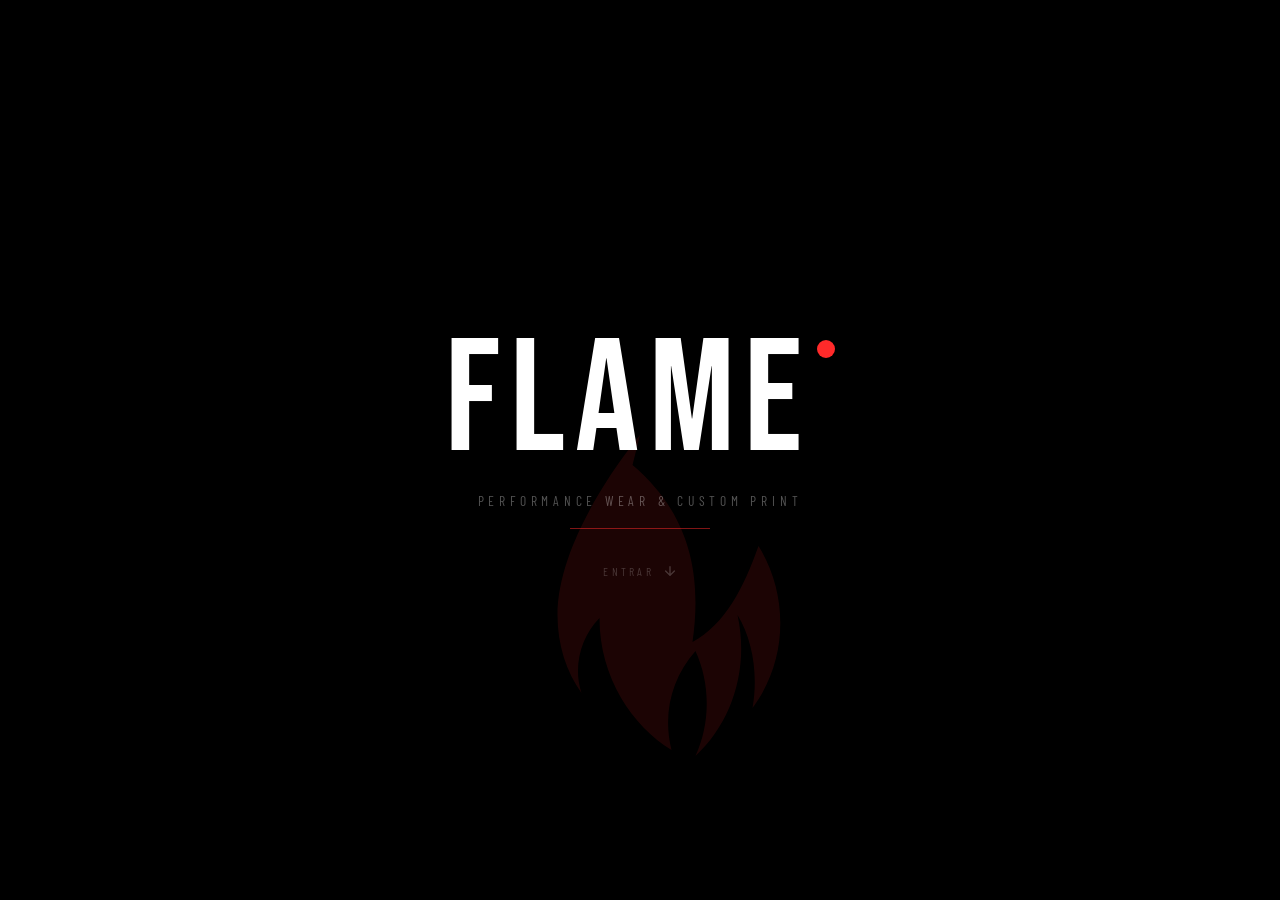
<file: index.html>
<!DOCTYPE html>
<html lang="es">
<head>
  <meta charset="UTF-8" />
  <meta name="viewport" content="width=device-width, initial-scale=1.0" />
  <title>FLAME — Elige tu camino</title>
  <meta name="description" content="FLAME Performance Wear & Custom Print. Ropa de grappling de élite y estampados personalizados." />
  <link rel="preconnect" href="https://fonts.googleapis.com" />
  <link rel="preconnect" href="https://fonts.gstatic.com" crossorigin />
  <link href="https://fonts.googleapis.com/css2?family=Bebas+Neue&family=Barlow+Condensed:wght@300;400;600;700&family=Barlow:wght@300;400;500&display=swap" rel="stylesheet" />

  <style>
    :root {
      --red: #ff2a2a;
      --red-dim: #cc1f1f;
      --black: #000;
      --white: #fff;
      --dark: #0a0a0a;
      --light: #f0ece4;
      --light-2: #e2ddd4;
      --fd: 'Bebas Neue', sans-serif;
      --fc: 'Barlow Condensed', sans-serif;
      --fb: 'Barlow', sans-serif;
      --ease: cubic-bezier(.22, 1, .36, 1);
    }

    *, *::before, *::after { box-sizing: border-box; margin: 0; padding: 0; }
    html, body { width: 100%; height: 100%; overflow: hidden; }
    body {
      font-family: var(--fb);
      background: var(--black);
      -webkit-font-smoothing: antialiased;
    }

    /* ── INTRO OVERLAY ── */
    #intro {
      position: fixed;
      inset: 0;
      z-index: 100;
      background: var(--black);
      display: flex;
      align-items: center;
      justify-content: center;
      flex-direction: column;
      gap: 0;
    }
    #intro.hide {
      animation: introOut .9s var(--ease) forwards;
    }
    @keyframes introOut {
      0%   { opacity: 1; transform: scale(1); }
      60%  { opacity: 1; transform: scale(1.04); }
      100% { opacity: 0; transform: scale(1.08); pointer-events: none; }
    }

    .intro-logo {
      display: flex;
      align-items: flex-start;
      gap: 5px;
      opacity: 0;
      animation: fadeUp .7s var(--ease) .3s forwards;
    }
    .intro-logo-text {
      font-family: var(--fd);
      font-size: clamp(5rem, 15vw, 10rem);
      letter-spacing: .06em;
      line-height: 1;
      color: var(--white);
    }
    .intro-logo-dot {
      width: clamp(10px, 1.8vw, 18px);
      height: clamp(10px, 1.8vw, 18px);
      background: var(--red);
      border-radius: 50%;
      margin-top: clamp(10px, 2vw, 18px);
      flex-shrink: 0;
    }

    .intro-tagline {
      font-family: var(--fc);
      font-size: clamp(.65rem, 1.4vw, .85rem);
      letter-spacing: .35em;
      text-transform: uppercase;
      color: rgba(255,255,255,.32);
      margin-top: .6rem;
      opacity: 0;
      animation: fadeUp .6s var(--ease) .7s forwards;
    }

    /* flame SVG animation */
    .intro-flame {
      position: absolute;
      bottom: 0;
      left: 50%;
      transform: translateX(-50%);
      width: clamp(160px, 30vw, 300px);
      opacity: 0;
      animation: flameRise 1s var(--ease) .1s forwards;
      pointer-events: none;
    }
    @keyframes flameRise {
      from { opacity: 0; transform: translateX(-50%) translateY(40px) scale(.85); }
      to   { opacity: .12; transform: translateX(-50%) translateY(0) scale(1); }
    }

    /* divider line */
    .intro-line {
      width: 0;
      height: 1px;
      background: rgba(255,42,42,.5);
      margin-top: 1.2rem;
      animation: lineGrow .6s var(--ease) .9s forwards;
    }
    @keyframes lineGrow {
      to { width: clamp(80px, 15vw, 140px); }
    }

    .intro-enter {
      margin-top: 2.2rem;
      font-family: var(--fc);
      font-size: .72rem;
      letter-spacing: .28em;
      text-transform: uppercase;
      color: rgba(255,255,255,.2);
      opacity: 0;
      animation: fadeUp .5s var(--ease) 1.4s forwards, pulse 2s ease 2s infinite;
      cursor: pointer;
      border: none;
      background: none;
      display: flex;
      align-items: center;
      gap: .55rem;
    }
    .intro-enter:hover { color: rgba(255,255,255,.6); }
    .intro-enter svg { animation: arrowBounce 1.4s ease 2s infinite; }
    @keyframes arrowBounce {
      0%, 100% { transform: translateY(0); }
      50%       { transform: translateY(4px); }
    }
    @keyframes pulse {
      0%, 100% { opacity: .9; }
      50%       { opacity: .4; }
    }

    @keyframes fadeUp {
      from { opacity: 0; transform: translateY(18px); }
      to   { opacity: 1; transform: translateY(0); }
    }

    /* ── MAIN SPLIT SCREEN ── */
    #main {
      position: fixed;
      inset: 0;
      display: flex;
      opacity: 0;
      pointer-events: none;
      transition: opacity .6s var(--ease);
    }
    #main.visible {
      opacity: 1;
      pointer-events: all;
    }

    /* shared side */
    .side {
      position: relative;
      flex: 1;
      display: flex;
      flex-direction: column;
      align-items: center;
      justify-content: center;
      overflow: hidden;
      cursor: pointer;
      transition: flex .7s var(--ease);
      text-decoration: none;
    }
    .side:hover { flex: 1.35; }
    .side:focus-visible { outline: 2px solid var(--red); outline-offset: -2px; }

    /* GRAPPLING side — dark */
    .side-grappling {
      background: var(--dark);
    }
    .side-grappling .side-bg {
      position: absolute;
      inset: 0;
      background:
        radial-gradient(ellipse 70% 60% at 50% 80%, rgba(255,42,42,.12) 0%, transparent 70%),
        repeating-linear-gradient(
          -45deg,
          transparent,
          transparent 38px,
          rgba(255,255,255,.018) 38px,
          rgba(255,255,255,.018) 39px
        );
    }
    .side-grappling .side-noise {
      position: absolute;
      inset: 0;
      background-image: url("data:image/svg+xml,%3Csvg viewBox='0 0 256 256' xmlns='http://www.w3.org/2000/svg'%3E%3Cfilter id='n'%3E%3CfeTurbulence type='fractalNoise' baseFrequency='0.9' numOctaves='4' stitchTiles='stitch'/%3E%3C/filter%3E%3Crect width='100%25' height='100%25' filter='url(%23n)' opacity='0.04'/%3E%3C/svg%3E");
      opacity: .6;
      pointer-events: none;
    }

    /* CUSTOM side — light */
    .side-custom {
      background: var(--light);
    }
    .side-custom .side-bg {
      position: absolute;
      inset: 0;
      background:
        radial-gradient(ellipse 65% 55% at 50% 75%, rgba(255,42,42,.08) 0%, transparent 65%),
        repeating-linear-gradient(
          45deg,
          transparent,
          transparent 38px,
          rgba(0,0,0,.025) 38px,
          rgba(0,0,0,.025) 39px
        );
    }

    /* divider */
    .divider {
      position: absolute;
      top: 0; bottom: 0;
      left: 50%;
      width: 1px;
      background: linear-gradient(
        to bottom,
        transparent 0%,
        rgba(255,42,42,.6) 20%,
        rgba(255,42,42,.9) 50%,
        rgba(255,42,42,.6) 80%,
        transparent 100%
      );
      z-index: 10;
      pointer-events: none;
    }
    .divider-dot {
      position: absolute;
      top: 50%;
      left: 50%;
      transform: translate(-50%, -50%);
      width: 36px;
      height: 36px;
      background: var(--black);
      border: 1.5px solid rgba(255,42,42,.7);
      border-radius: 50%;
      display: flex;
      align-items: center;
      justify-content: center;
      z-index: 11;
      pointer-events: none;
    }
    .divider-dot::after {
      content: '';
      width: 7px;
      height: 7px;
      background: var(--red);
      border-radius: 50%;
    }

    /* content inside each side */
    .side-content {
      position: relative;
      z-index: 2;
      display: flex;
      flex-direction: column;
      align-items: center;
      text-align: center;
      padding: 2rem;
      gap: 0;
      transform: translateY(10px);
      opacity: 0;
      animation: fadeUp .7s var(--ease) forwards;
    }
    .side-grappling .side-content { animation-delay: .1s; }
    .side-custom    .side-content { animation-delay: .2s; }

    .side-eyebrow {
      font-family: var(--fc);
      font-size: clamp(.55rem, 1vw, .7rem);
      font-weight: 700;
      letter-spacing: .3em;
      text-transform: uppercase;
      margin-bottom: 1.1rem;
      transition: letter-spacing .4s var(--ease);
    }
    .side-grappling .side-eyebrow { color: var(--red); }
    .side-custom    .side-eyebrow { color: var(--red); }
    .side:hover .side-eyebrow { letter-spacing: .42em; }

    .side-title {
      font-family: var(--fd);
      line-height: .92;
      text-transform: uppercase;
      font-size: clamp(2.8rem, 6.5vw, 5.5rem);
      transition: transform .5s var(--ease);
    }
    .side-grappling .side-title { color: var(--white); }
    .side-custom    .side-title { color: var(--black); }
    .side:hover .side-title { transform: scale(1.04); }

    .side-title em {
      font-style: normal;
      color: var(--red);
    }

    .side-desc {
      font-family: var(--fc);
      font-size: clamp(.75rem, 1.3vw, .9rem);
      line-height: 1.65;
      max-width: 260px;
      margin-top: 1.1rem;
      transition: opacity .4s ease;
    }
    .side-grappling .side-desc { color: rgba(255,255,255,.38); }
    .side-custom    .side-desc { color: rgba(0,0,0,.42); }

    .side-cta {
      margin-top: 2rem;
      display: inline-flex;
      align-items: center;
      gap: .55rem;
      font-family: var(--fc);
      font-size: clamp(.7rem, 1.2vw, .82rem);
      font-weight: 700;
      letter-spacing: .18em;
      text-transform: uppercase;
      padding: .75rem 1.8rem;
      border: 1.5px solid;
      transition: all .35s var(--ease);
      position: relative;
      overflow: hidden;
    }
    .side-cta::before {
      content: '';
      position: absolute;
      inset: 0;
      transform: scaleX(0);
      transform-origin: left;
      transition: transform .35s var(--ease);
    }
    .side-cta span, .side-cta svg { position: relative; z-index: 1; }

    .side-grappling .side-cta {
      color: var(--white);
      border-color: rgba(255,255,255,.25);
    }
    .side-grappling .side-cta::before { background: var(--red); }
    .side-grappling:hover .side-cta {
      border-color: var(--red);
      color: var(--white);
    }
    .side-grappling:hover .side-cta::before { transform: scaleX(1); }

    .side-custom .side-cta {
      color: var(--black);
      border-color: rgba(0,0,0,.2);
    }
    .side-custom .side-cta::before { background: var(--red); }
    .side-custom:hover .side-cta {
      border-color: var(--red);
      color: var(--white);
    }
    .side-custom:hover .side-cta::before { transform: scaleX(1); }

    .cta-arrow {
      transition: transform .35s var(--ease);
    }
    .side:hover .cta-arrow { transform: translateX(5px); }

    /* icon illustrations */
    .side-icon {
      width: clamp(52px, 8vw, 80px);
      height: clamp(52px, 8vw, 80px);
      margin-bottom: 1.4rem;
      opacity: .85;
      transition: transform .5s var(--ease), opacity .4s ease;
    }
    .side:hover .side-icon { transform: scale(1.1) translateY(-4px); opacity: 1; }

    /* tag chips */
    .side-tags {
      display: flex;
      gap: .38rem;
      flex-wrap: wrap;
      justify-content: center;
      margin-top: 1.2rem;
    }
    .tag {
      font-family: var(--fc);
      font-size: clamp(.52rem, .9vw, .62rem);
      font-weight: 600;
      letter-spacing: .12em;
      text-transform: uppercase;
      padding: .22rem .65rem;
      border: 1px solid;
      transition: all .3s ease;
    }
    .side-grappling .tag { border-color: rgba(255,255,255,.14); color: rgba(255,255,255,.3); }
    .side-custom    .tag { border-color: rgba(0,0,0,.14); color: rgba(0,0,0,.3); }
    .side-grappling:hover .tag { border-color: rgba(255,42,42,.35); color: rgba(255,255,255,.55); }
    .side-custom:hover    .tag { border-color: rgba(255,42,42,.3); color: rgba(0,0,0,.55); }

    /* corner label */
    .corner-label {
      position: absolute;
      bottom: 1.6rem;
      font-family: var(--fc);
      font-size: .58rem;
      letter-spacing: .22em;
      text-transform: uppercase;
      opacity: .2;
      transition: opacity .35s ease;
    }
    .side-grappling .corner-label { color: var(--white); right: 1.6rem; }
    .side-custom    .corner-label { color: var(--black); left:  1.6rem; }
    .side:hover .corner-label { opacity: .5; }

    /* top FLAME wordmark */
    .top-logo {
      position: fixed;
      top: 1.4rem;
      left: 50%;
      transform: translateX(-50%);
      z-index: 20;
      display: flex;
      align-items: flex-start;
      gap: 4px;
      opacity: 0;
      pointer-events: none;
      transition: opacity .5s ease;
    }
    .top-logo.visible { opacity: 1; pointer-events: all; }
    .top-logo-text {
      font-family: var(--fd);
      font-size: 1.3rem;
      letter-spacing: .1em;
      line-height: 1;
    }
    .side-grappling ~ .top-logo .top-logo-text,
    .top-logo-text { color: var(--white); }
    .top-logo-dot {
      width: 5px; height: 5px;
      background: var(--red);
      border-radius: 50%;
      margin-top: 3px;
    }

    /* ── RESPONSIVE ── */
    @media (max-width: 680px) {
      html, body { overflow: auto; }
      #main { position: relative; flex-direction: column; min-height: 100dvh; }
      .side { flex: none !important; min-height: 50dvh; }
      .side:hover { flex: none; }
      .divider { top: 50%; bottom: auto; left: 0; right: 0; width: auto; height: 1px;
        background: linear-gradient(to right, transparent, rgba(255,42,42,.8), transparent);
      }
      .divider-dot { top: 50%; left: 50%; }
      .side-title { font-size: clamp(2.4rem, 10vw, 3.8rem); }
      .corner-label { display: none; }
    }
  </style>
</head>
<body>

<!-- ══ INTRO ════════════════════════════════ -->
<div id="intro" aria-label="FLAME intro" role="presentation">

  <!-- background flame -->
  <svg class="intro-flame" viewBox="0 0 200 320" fill="none" xmlns="http://www.w3.org/2000/svg" aria-hidden="true">
    <path d="M100 10C100 10 45 75 45 130c0 20 6 38 16 52-6-18 0-38 12-50 0 40 22 72 48 88-6-24 0-48 16-66 10 22 10 48 0 70 24-22 36-58 28-94 10 16 14 40 10 62 24-32 24-76 4-108-10 28-22 52-44 64 6-42 0-84-40-118z" fill="#ff2a2a" opacity=".9"/>
  </svg>

  <div class="intro-logo" aria-label="FLAME">
    <span class="intro-logo-text">FLAME</span>
    <span class="intro-logo-dot" aria-hidden="true"></span>
  </div>
  <div class="intro-tagline">Performance Wear &amp; Custom Print</div>
  <div class="intro-line" aria-hidden="true"></div>

  <button class="intro-enter" id="introEnter" aria-label="Entrar al sitio">
    Entrar
    <svg width="14" height="14" viewBox="0 0 16 16" fill="none" aria-hidden="true">
      <path d="M8 3v10M3 8l5 5 5-5" stroke="currentColor" stroke-width="1.6" stroke-linecap="round" stroke-linejoin="round"/>
    </svg>
  </button>
</div>

<!-- ══ MAIN SPLIT ════════════════════════════ -->
<div id="main" role="main">

  <!-- GRAPPLING -->
  <a class="side side-grappling" href="grappling/index-grappling.html" aria-label="Ir a FLAME Grappling">
    <div class="side-bg" aria-hidden="true"></div>
    <div class="side-noise" aria-hidden="true"></div>

    <div class="side-content">
      <svg class="side-icon" viewBox="0 0 80 80" fill="none" xmlns="http://www.w3.org/2000/svg" aria-hidden="true">
        <circle cx="40" cy="40" r="38" stroke="rgba(255,42,42,.2)" stroke-width="1"/>
        <!-- simplified grappling figure -->
        <circle cx="40" cy="20" r="6" stroke="#ff2a2a" stroke-width="1.8"/>
        <path d="M40 26v18M30 32l10 6 10-6M34 44l-6 14M46 44l6 14" stroke="#ff2a2a" stroke-width="1.8" stroke-linecap="round" stroke-linejoin="round"/>
        <path d="M26 36c-4 3-6 8-4 12M54 36c4 3 6 8 4 12" stroke="rgba(255,42,42,.45)" stroke-width="1.4" stroke-linecap="round"/>
      </svg>

      <p class="side-eyebrow">Alto rendimiento</p>
      <h2 class="side-title">FLAME<br /><em>Grappling</em></h2>
      <p class="side-desc">Rashguards, spats y shorts técnicos. Engineered for the mat.</p>

      <div class="side-tags">
        <span class="tag">BJJ · No-Gi</span>
        <span class="tag">Rashguards</span>
        <span class="tag">Fight Shorts</span>
        <span class="tag">Spats</span>
      </div>

      <span class="side-cta">
        <span>Ver colección</span>
        <svg class="cta-arrow" width="14" height="14" viewBox="0 0 16 16" fill="none" aria-hidden="true">
          <path d="M3 8h10M8 3l5 5-5 5" stroke="currentColor" stroke-width="1.6" stroke-linecap="round" stroke-linejoin="round"/>
        </svg>
      </span>
    </div>

    <span class="corner-label">grappling.flame.cl</span>
  </a>

  <!-- divider -->
  <div class="divider" aria-hidden="true">
    <div class="divider-dot"></div>
  </div>

  <!-- CUSTOM -->
  <a class="side side-custom" href="estampados/estampados-index.html" aria-label="Ir a FLAME Custom">
    <div class="side-bg" aria-hidden="true"></div>

    <div class="side-content">
      <svg class="side-icon" viewBox="0 0 80 80" fill="none" xmlns="http://www.w3.org/2000/svg" aria-hidden="true">
        <circle cx="40" cy="40" r="38" stroke="rgba(255,42,42,.15)" stroke-width="1"/>
        <!-- tshirt + brush icon -->
        <path d="M26 24l-8 8v6h6v18h32V38h6v-6l-8-8s-2 5-8 5-8-5-8-5z" stroke="#1a1a1a" stroke-width="1.8" stroke-linecap="round" stroke-linejoin="round"/>
        <path d="M44 42l8-8" stroke="#ff2a2a" stroke-width="2" stroke-linecap="round"/>
        <circle cx="52" cy="34" r="3" fill="#ff2a2a" opacity=".8"/>
        <path d="M36 48h8" stroke="#1a1a1a" stroke-width="1.5" stroke-linecap="round" opacity=".3"/>
      </svg>

      <p class="side-eyebrow">Estampados a medida</p>
      <h2 class="side-title">FLAME<br /><em>Custom</em></h2>
      <p class="side-desc">Poleras, hoodies y más con tu diseño. Cotizá en segundos.</p>

      <div class="side-tags">
        <span class="tag">Poleras</span>
        <span class="tag">Hoodies</span>
        <span class="tag">Equipos</span>
        <span class="tag">Empresas</span>
      </div>

      <span class="side-cta">
        <span>Personalizar ahora</span>
        <svg class="cta-arrow" width="14" height="14" viewBox="0 0 16 16" fill="none" aria-hidden="true">
          <path d="M3 8h10M8 3l5 5-5 5" stroke="currentColor" stroke-width="1.6" stroke-linecap="round" stroke-linejoin="round"/>
        </svg>
      </span>
    </div>

    <span class="corner-label">custom.flame.cl</span>
  </a>

</div><!-- end main -->

<!-- floating logo (visible after intro) -->
<div class="top-logo" id="topLogo" aria-hidden="true">
  <span class="top-logo-text" style="color:var(--white);mix-blend-mode:difference;">FLAME</span>
  <span class="top-logo-dot"></span>
</div>

<script>
(function(){
  const intro     = document.getElementById('intro');
  const main      = document.getElementById('main');
  const topLogo   = document.getElementById('topLogo');
  const enterBtn  = document.getElementById('introEnter');

  function showMain() {
    intro.classList.add('hide');
    setTimeout(() => {
      intro.style.display = 'none';
      main.classList.add('visible');
      topLogo.classList.add('visible');
    }, 880);
  }

  // click to enter
  enterBtn.addEventListener('click', showMain);

  // also allow clicking anywhere on intro after 1.5s
  setTimeout(() => {
    intro.style.cursor = 'pointer';
    intro.addEventListener('click', showMain);
  }, 1500);

  // keyboard: Enter or Space
  document.addEventListener('keydown', e => {
    if ((e.key === 'Enter' || e.key === ' ') && !main.classList.contains('visible')) {
      showMain();
    }
  });

  // auto-advance after 4s if user does nothing
  setTimeout(() => {
    if (!main.classList.contains('visible')) showMain();
  }, 4000);
})();
</script>

</body>
</html>
</file>
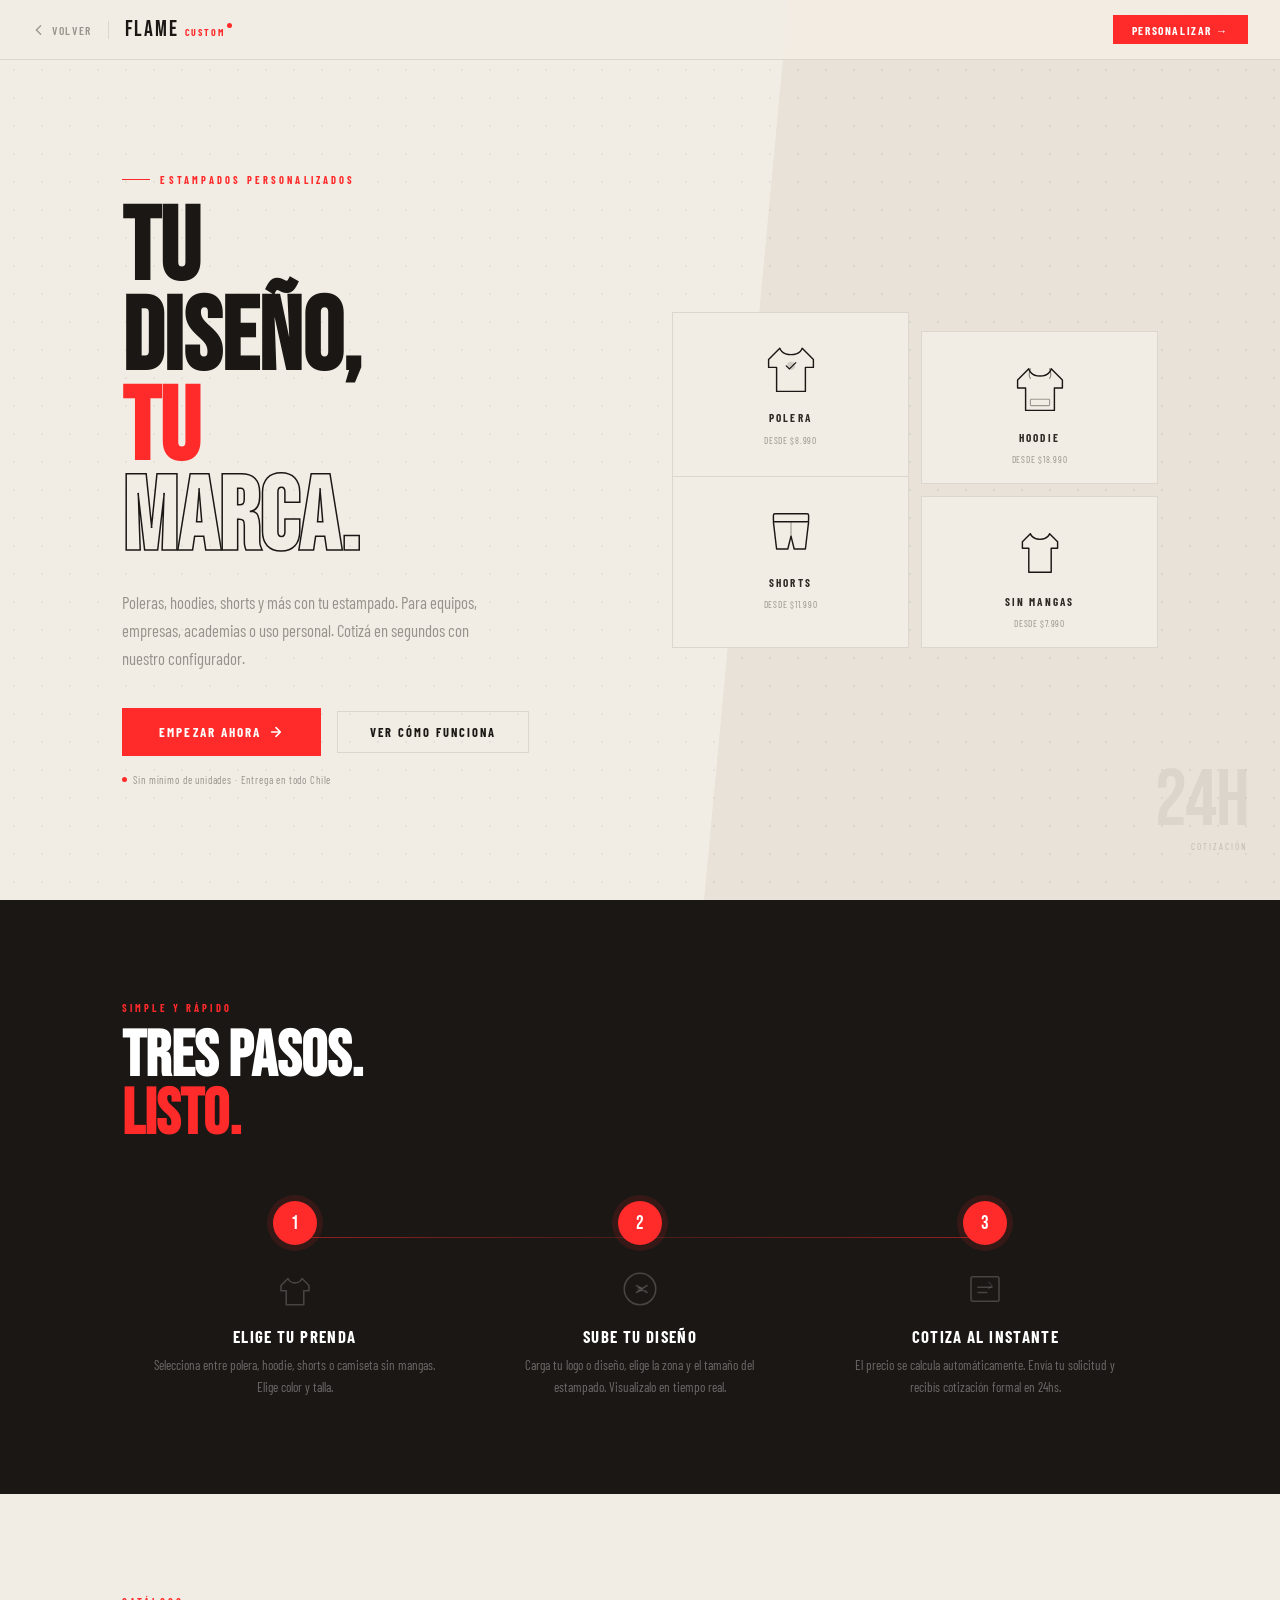
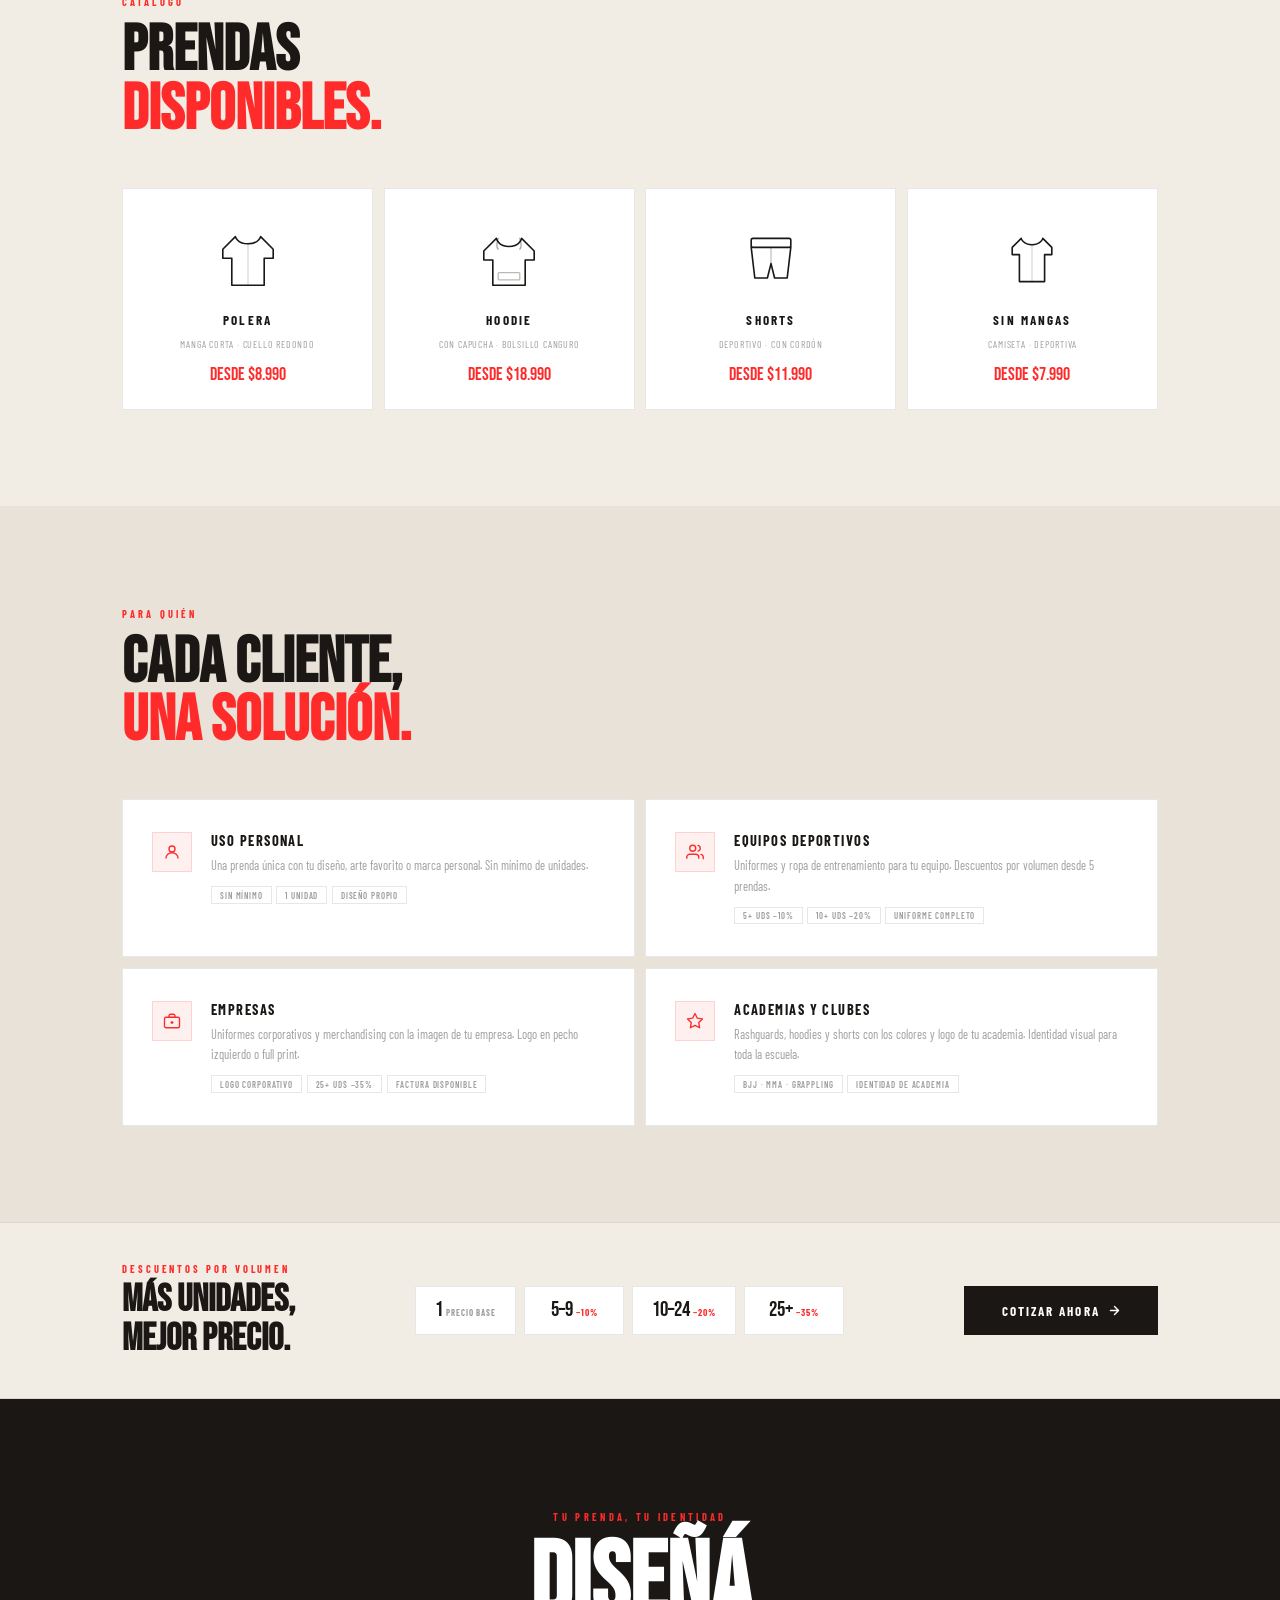
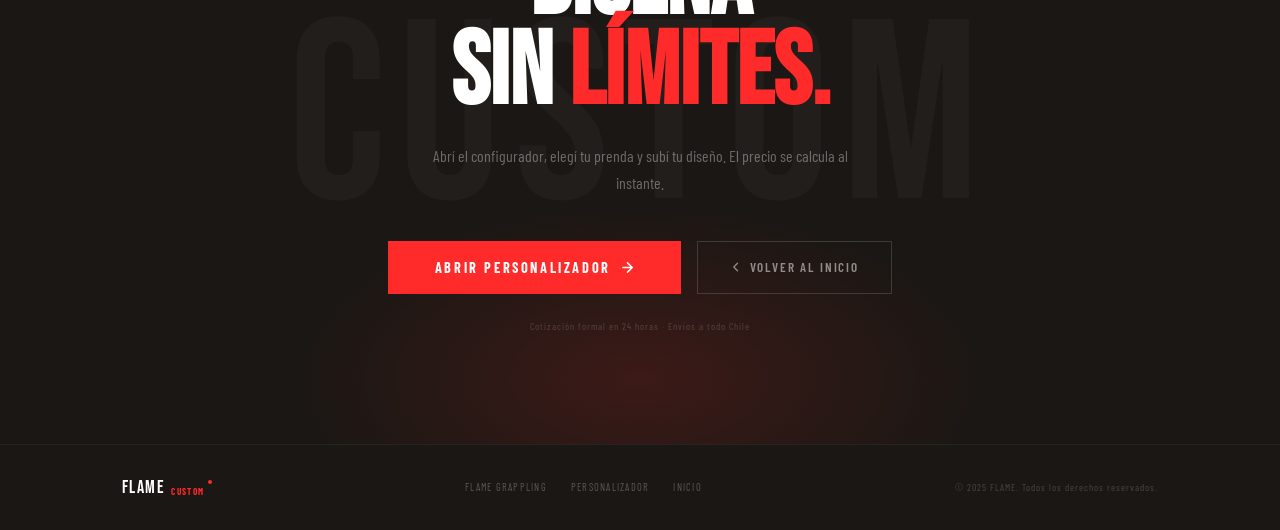
<file: estampados/estampados-index.html>
<!DOCTYPE html>
<html lang="es">
<head>
  <meta charset="UTF-8" />
  <meta name="viewport" content="width=device-width, initial-scale=1.0" />
  <title>FLAME Custom — Estampados Personalizados</title>
  <meta name="description" content="FLAME Custom. Estampados personalizados en poleras, hoodies, shorts y más. Para equipos, empresas, academias y personas. Cotizá en segundos." />
  <link rel="preconnect" href="https://fonts.googleapis.com" />
  <link rel="preconnect" href="https://fonts.gstatic.com" crossorigin />
  <link href="https://fonts.googleapis.com/css2?family=Bebas+Neue&family=Barlow+Condensed:wght@300;400;600;700&family=Barlow:wght@300;400;500&display=swap" rel="stylesheet" />

  <style>
    :root {
      --red:     #ff2a2a;
      --red-dim: #cc1f1f;
      --black:   #0a0a0a;
      --dark:    #111;
      --white:   #fff;
      --cream:   #f2ede4;
      --cream2:  #e8e2d8;
      --cream3:  #ddd7cc;
      --ink:     #1a1714;
      --ink2:    #2e2a25;
      --muted:   rgba(26,23,20,.42);
      --border:  rgba(26,23,20,.10);
      --fd: 'Bebas Neue', sans-serif;
      --fc: 'Barlow Condensed', sans-serif;
      --fb: 'Barlow', sans-serif;
      --ease: cubic-bezier(.22,1,.36,1);
      --t: .28s var(--ease);
    }

    *, *::before, *::after { box-sizing: border-box; margin: 0; padding: 0; }
    html { font-size: 16px; scroll-behavior: smooth; }
    body {
      background: var(--cream);
      color: var(--ink);
      font-family: var(--fb);
      -webkit-font-smoothing: antialiased;
      overflow-x: hidden;
    }
    img { display: block; max-width: 100%; }
    a { color: inherit; text-decoration: none; }
    button { cursor: pointer; font-family: inherit; border: none; background: none; }

    /* scrollbar */
    ::-webkit-scrollbar { width: 4px; }
    ::-webkit-scrollbar-track { background: var(--cream2); }
    ::-webkit-scrollbar-thumb { background: var(--cream3); border-radius: 2px; }

    /* ─── REVEAL ANIMATION ─── */
    .reveal {
      opacity: 0;
      transform: translateY(24px);
      transition: opacity .65s var(--ease), transform .65s var(--ease);
    }
    .reveal.in {
      opacity: 1;
      transform: translateY(0);
    }

    /* ─── REUSABLES ─── */
    .container {
      width: 100%;
      max-width: 1100px;
      margin: 0 auto;
      padding: 0 2rem;
    }
    .section { padding: 6rem 0; }

    .section-label {
      display: inline-block;
      font-family: var(--fc);
      font-size: .65rem;
      font-weight: 700;
      letter-spacing: .3em;
      text-transform: uppercase;
      color: var(--red);
      margin-bottom: .85rem;
    }
    .section-title {
      font-family: var(--fd);
      font-size: clamp(2.4rem, 5vw, 4rem);
      line-height: .92;
      text-transform: uppercase;
      color: var(--ink);
    }
    .section-title em { font-style: normal; color: var(--red); }

    .btn {
      display: inline-flex;
      align-items: center;
      gap: .5rem;
      font-family: var(--fc);
      font-weight: 700;
      letter-spacing: .16em;
      text-transform: uppercase;
      transition: all var(--t);
      position: relative;
      overflow: hidden;
    }
    .btn::before {
      content: '';
      position: absolute;
      inset: 0;
      transform: scaleX(0);
      transform-origin: left;
      transition: transform .3s var(--ease);
    }
    .btn span, .btn svg { position: relative; z-index: 1; }

    .btn-primary {
      background: var(--red);
      color: var(--white);
      border: 2px solid var(--red);
      padding: .88rem 2.2rem;
      font-size: .82rem;
    }
    .btn-primary::before { background: var(--red-dim); }
    .btn-primary:hover::before { transform: scaleX(1); }
    .btn-primary:hover { transform: translateY(-2px); box-shadow: 0 8px 28px rgba(255,42,42,.28); }

    .btn-outline {
      background: transparent;
      color: var(--ink);
      border: 1.5px solid var(--border);
      padding: .82rem 2rem;
      font-size: .78rem;
    }
    .btn-outline:hover { border-color: var(--ink2); color: var(--ink); }

    .btn-dark {
      background: var(--ink);
      color: var(--white);
      border: 2px solid var(--ink);
      padding: .88rem 2.2rem;
      font-size: .82rem;
    }
    .btn-dark::before { background: var(--ink2); }
    .btn-dark:hover::before { transform: scaleX(1); }
    .btn-dark:hover { transform: translateY(-2px); }

    /* ════════════════════════════════
       NAVBAR
    ════════════════════════════════ */
    .navbar {
      position: fixed;
      top: 0; left: 0; right: 0;
      height: 60px;
      background: rgba(242,237,228,.92);
      backdrop-filter: blur(16px);
      -webkit-backdrop-filter: blur(16px);
      border-bottom: 1px solid var(--border);
      z-index: 100;
      display: flex;
      align-items: center;
    }
    .navbar.scrolled {
      background: rgba(242,237,228,.98);
      box-shadow: 0 1px 0 var(--border);
    }
    .nav-inner {
      width: 100%;
      padding: 0 2rem;
      display: flex;
      align-items: center;
      justify-content: space-between;
    }
    .nav-left { display: flex; align-items: center; gap: 1rem; }
    .nav-back {
      display: flex;
      align-items: center;
      gap: .38rem;
      font-family: var(--fc);
      font-size: .72rem;
      font-weight: 600;
      letter-spacing: .14em;
      text-transform: uppercase;
      color: var(--muted);
      transition: color var(--t);
    }
    .nav-back:hover { color: var(--ink); }
    .nav-back svg { transition: transform var(--t); }
    .nav-back:hover svg { transform: translateX(-3px); }
    .nav-sep { width: 1px; height: 18px; background: var(--border); }
    .nav-logo {
      display: flex;
      align-items: flex-start;
      gap: 3px;
    }
    .nav-logo-text {
      font-family: var(--fd);
      font-size: 1.35rem;
      letter-spacing: .08em;
      line-height: 1;
      color: var(--ink);
      transition: color var(--t);
    }
    .nav-logo:hover .nav-logo-text { color: var(--red); }
    .nav-logo-sub {
      font-family: var(--fc);
      font-size: .62rem;
      font-weight: 700;
      letter-spacing: .18em;
      text-transform: uppercase;
      color: var(--red);
      margin-left: .2rem;
      align-self: flex-end;
      margin-bottom: 2px;
    }
    .nav-dot {
      width: 5px; height: 5px;
      background: var(--red);
      border-radius: 50%;
      margin-top: 4px;
      flex-shrink: 0;
    }
    .nav-cta {
      font-family: var(--fc);
      font-size: .72rem;
      font-weight: 700;
      letter-spacing: .14em;
      text-transform: uppercase;
      background: var(--red);
      color: var(--white);
      padding: .45rem 1.2rem;
      transition: background var(--t);
    }
    .nav-cta:hover { background: var(--red-dim); }

    /* ════════════════════════════════
       HERO
    ════════════════════════════════ */
    .hero {
      min-height: 100vh;
      display: flex;
      align-items: center;
      padding-top: 60px;
      position: relative;
      overflow: hidden;
    }

    /* diagonal background split */
    .hero::before {
      content: '';
      position: absolute;
      top: 0; right: -10%;
      width: 55%;
      height: 100%;
      background: var(--cream2);
      clip-path: polygon(12% 0, 100% 0, 100% 100%, 0% 100%);
      z-index: 0;
    }

    /* dot grid texture */
    .hero::after {
      content: '';
      position: absolute;
      inset: 0;
      background-image: radial-gradient(circle, rgba(26,23,20,.06) 1px, transparent 1px);
      background-size: 28px 28px;
      z-index: 0;
      pointer-events: none;
    }

    .hero-inner {
      position: relative;
      z-index: 2;
      width: 100%;
    }

    .hero-grid {
      display: grid;
      grid-template-columns: 1fr 1fr;
      gap: 4rem;
      align-items: center;
    }

    .hero-text { padding: 4rem 0; }

    .hero-eyebrow {
      display: flex;
      align-items: center;
      gap: .65rem;
      font-family: var(--fc);
      font-size: .65rem;
      font-weight: 700;
      letter-spacing: .3em;
      text-transform: uppercase;
      color: var(--red);
      margin-bottom: 1.2rem;
    }
    .hero-eyebrow::before {
      content: '';
      width: 28px;
      height: 1.5px;
      background: var(--red);
      flex-shrink: 0;
    }

    .hero-title {
      font-family: var(--fd);
      font-size: clamp(3.8rem, 8vw, 7.2rem);
      line-height: .88;
      text-transform: uppercase;
      color: var(--ink);
      margin-bottom: 1.5rem;
    }
    .hero-title em { font-style: normal; color: var(--red); }
    .hero-title .outline {
      -webkit-text-stroke: 1.5px var(--ink);
      color: transparent;
    }

    .hero-desc {
      font-family: var(--fc);
      font-size: 1.05rem;
      line-height: 1.65;
      color: var(--muted);
      max-width: 380px;
      margin-bottom: 2.2rem;
    }

    .hero-actions {
      display: flex;
      align-items: center;
      gap: 1rem;
      flex-wrap: wrap;
    }

    .hero-note {
      font-family: var(--fc);
      font-size: .66rem;
      letter-spacing: .08em;
      color: var(--muted);
      margin-top: 1.1rem;
      display: flex;
      align-items: center;
      gap: .4rem;
    }
    .hero-note::before {
      content: '';
      width: 5px; height: 5px;
      background: var(--red);
      border-radius: 50%;
      flex-shrink: 0;
    }

    /* hero visual — garment grid */
    .hero-visual {
      display: grid;
      grid-template-columns: 1fr 1fr;
      gap: .75rem;
      padding: 2rem 0;
    }

    .garment-card {
      background: var(--cream);
      border: 1px solid var(--border);
      padding: 1.5rem 1rem 1.1rem;
      display: flex;
      flex-direction: column;
      align-items: center;
      gap: .65rem;
      transition: border-color var(--t), transform var(--t), box-shadow var(--t);
      position: relative;
      overflow: hidden;
    }
    .garment-card::before {
      content: '';
      position: absolute;
      top: 0; left: 0; right: 0;
      height: 2px;
      background: var(--red);
      transform: scaleX(0);
      transition: transform var(--t);
    }
    .garment-card:hover {
      border-color: rgba(255,42,42,.3);
      transform: translateY(-3px);
      box-shadow: 0 12px 32px rgba(26,23,20,.08);
    }
    .garment-card:hover::before { transform: scaleX(1); }

    .garment-card:nth-child(2) { margin-top: 1.2rem; }
    .garment-card:nth-child(3) { margin-top: -1.2rem; }

    .g-svg {
      width: 64px;
      height: 64px;
      color: var(--ink);
    }
    .g-name {
      font-family: var(--fc);
      font-size: .7rem;
      font-weight: 700;
      letter-spacing: .18em;
      text-transform: uppercase;
      color: var(--ink2);
    }
    .g-note {
      font-family: var(--fc);
      font-size: .58rem;
      letter-spacing: .08em;
      text-transform: uppercase;
      color: var(--muted);
    }

    /* big number accent */
    .hero-stat {
      position: absolute;
      bottom: 3rem;
      right: 2rem;
      text-align: right;
      z-index: 1;
    }
    .hero-stat-num {
      font-family: var(--fd);
      font-size: 5rem;
      line-height: 1;
      color: rgba(26,23,20,.06);
      letter-spacing: -.02em;
    }
    .hero-stat-label {
      font-family: var(--fc);
      font-size: .58rem;
      letter-spacing: .22em;
      text-transform: uppercase;
      color: rgba(26,23,20,.2);
      display: block;
    }

    /* ════════════════════════════════
       HOW IT WORKS
    ════════════════════════════════ */
    .how { background: var(--ink); }

    .how .section-label { color: var(--red); }
    .how .section-title { color: var(--white); }

    .steps {
      display: grid;
      grid-template-columns: repeat(3, 1fr);
      gap: 0;
      margin-top: 3.5rem;
      position: relative;
    }
    .steps::before {
      content: '';
      position: absolute;
      top: 2.2rem;
      left: calc(16.66% + 1rem);
      right: calc(16.66% + 1rem);
      height: 1px;
      background: linear-gradient(to right, rgba(255,42,42,.5), rgba(255,42,42,.2), rgba(255,42,42,.5));
    }

    .step {
      display: flex;
      flex-direction: column;
      align-items: center;
      text-align: center;
      padding: 0 2rem;
      position: relative;
    }

    .step-num {
      width: 44px;
      height: 44px;
      border-radius: 50%;
      background: var(--red);
      display: flex;
      align-items: center;
      justify-content: center;
      font-family: var(--fd);
      font-size: 1.2rem;
      color: var(--white);
      flex-shrink: 0;
      margin-bottom: 1.4rem;
      position: relative;
      z-index: 1;
      box-shadow: 0 0 0 6px rgba(255,42,42,.12);
    }

    .step-icon {
      width: 42px;
      height: 42px;
      color: rgba(255,255,255,.2);
      margin-bottom: .85rem;
      transition: color var(--t);
    }
    .step:hover .step-icon { color: var(--red); }

    .step-title {
      font-family: var(--fc);
      font-size: 1.05rem;
      font-weight: 700;
      letter-spacing: .08em;
      text-transform: uppercase;
      color: var(--white);
      margin-bottom: .55rem;
    }
    .step-desc {
      font-family: var(--fc);
      font-size: .82rem;
      line-height: 1.65;
      color: rgba(255,255,255,.36);
    }

    /* ════════════════════════════════
       GARMENTS SECTION
    ════════════════════════════════ */
    .garments { background: var(--cream); }

    .garments-grid {
      display: grid;
      grid-template-columns: repeat(4, 1fr);
      gap: .65rem;
      margin-top: 3rem;
    }

    .g-card {
      background: var(--white);
      border: 1px solid var(--border);
      padding: 2.2rem 1.2rem 1.5rem;
      display: flex;
      flex-direction: column;
      align-items: center;
      gap: .6rem;
      cursor: default;
      transition: all var(--t);
      position: relative;
      overflow: hidden;
    }
    .g-card::after {
      content: '';
      position: absolute;
      bottom: 0; left: 0; right: 0;
      height: 2px;
      background: var(--red);
      transform: scaleX(0);
      transition: transform var(--t);
    }
    .g-card:hover {
      border-color: rgba(255,42,42,.22);
      transform: translateY(-4px);
      box-shadow: 0 16px 40px rgba(26,23,20,.1);
    }
    .g-card:hover::after { transform: scaleX(1); }

    .g-card-icon {
      width: 72px;
      height: 72px;
      color: var(--ink);
      margin-bottom: .4rem;
      transition: color var(--t), transform var(--t);
    }
    .g-card:hover .g-card-icon { color: var(--red); transform: scale(1.06); }

    .g-card-name {
      font-family: var(--fc);
      font-size: .82rem;
      font-weight: 700;
      letter-spacing: .16em;
      text-transform: uppercase;
      color: var(--ink);
    }
    .g-card-detail {
      font-family: var(--fc);
      font-size: .62rem;
      letter-spacing: .08em;
      text-transform: uppercase;
      color: var(--muted);
    }
    .g-card-price {
      font-family: var(--fd);
      font-size: 1.1rem;
      color: var(--red);
      margin-top: .3rem;
    }

    /* ════════════════════════════════
       AUDIENCES
    ════════════════════════════════ */
    .audiences { background: var(--cream2); }

    .audiences-grid {
      display: grid;
      grid-template-columns: repeat(2, 1fr);
      gap: .65rem;
      margin-top: 3rem;
    }

    .aud-card {
      background: var(--white);
      border: 1px solid var(--border);
      padding: 2rem 1.8rem;
      display: grid;
      grid-template-columns: auto 1fr;
      gap: 1.2rem;
      align-items: start;
      transition: all var(--t);
      position: relative;
      overflow: hidden;
    }
    .aud-card::before {
      content: '';
      position: absolute;
      left: 0; top: 0; bottom: 0;
      width: 3px;
      background: var(--red);
      transform: scaleY(0);
      transition: transform var(--t);
    }
    .aud-card:hover {
      border-color: rgba(255,42,42,.18);
      box-shadow: 0 8px 28px rgba(26,23,20,.07);
    }
    .aud-card:hover::before { transform: scaleY(1); }

    .aud-icon {
      width: 40px;
      height: 40px;
      background: rgba(255,42,42,.07);
      border: 1px solid rgba(255,42,42,.15);
      display: flex;
      align-items: center;
      justify-content: center;
      flex-shrink: 0;
      transition: background var(--t);
    }
    .aud-card:hover .aud-icon { background: rgba(255,42,42,.12); }
    .aud-icon svg { width: 18px; height: 18px; color: var(--red); }

    .aud-body {}
    .aud-title {
      font-family: var(--fc);
      font-size: .9rem;
      font-weight: 700;
      letter-spacing: .1em;
      text-transform: uppercase;
      color: var(--ink);
      margin-bottom: .38rem;
    }
    .aud-desc {
      font-family: var(--fc);
      font-size: .78rem;
      line-height: 1.65;
      color: var(--muted);
    }
    .aud-tags {
      display: flex;
      flex-wrap: wrap;
      gap: .28rem;
      margin-top: .65rem;
    }
    .aud-tag {
      font-family: var(--fc);
      font-size: .55rem;
      font-weight: 600;
      letter-spacing: .1em;
      text-transform: uppercase;
      padding: .14rem .5rem;
      border: 1px solid var(--border);
      color: var(--muted);
    }

    /* ════════════════════════════════
       PRICING STRIP
    ════════════════════════════════ */
    .pricing-strip {
      background: var(--cream);
      border-top: 1px solid var(--border);
      border-bottom: 1px solid var(--border);
      padding: 2.5rem 0;
    }
    .pricing-inner {
      display: flex;
      align-items: center;
      justify-content: space-between;
      gap: 2rem;
      flex-wrap: wrap;
    }
    .pricing-label {
      font-family: var(--fc);
      font-size: .65rem;
      font-weight: 700;
      letter-spacing: .28em;
      text-transform: uppercase;
      color: var(--red);
      margin-bottom: .4rem;
    }
    .pricing-title {
      font-family: var(--fd);
      font-size: clamp(1.6rem, 3vw, 2.4rem);
      color: var(--ink);
      line-height: 1;
    }
    .pricing-tiers {
      display: flex;
      gap: .5rem;
      flex-wrap: wrap;
    }
    .tier {
      background: var(--white);
      border: 1px solid var(--border);
      padding: .8rem 1.2rem;
      text-align: center;
      min-width: 100px;
      transition: all var(--t);
    }
    .tier:hover { border-color: var(--red); transform: translateY(-2px); }
    .tier-qty {
      font-family: var(--fd);
      font-size: 1.3rem;
      color: var(--ink);
      line-height: 1;
    }
    .tier-disc {
      font-family: var(--fc);
      font-size: .6rem;
      font-weight: 700;
      letter-spacing: .1em;
      text-transform: uppercase;
      color: var(--red);
      margin-top: .2rem;
    }
    .tier-base { color: var(--muted) !important; font-size: .55rem !important; }

    /* ════════════════════════════════
       CTA FINAL
    ════════════════════════════════ */
    .cta-final {
      background: var(--ink);
      padding: 7rem 0;
      position: relative;
      overflow: hidden;
    }
    .cta-final::before {
      content: 'CUSTOM';
      position: absolute;
      top: 50%;
      left: 50%;
      transform: translate(-50%,-50%);
      font-family: var(--fd);
      font-size: clamp(8rem, 20vw, 18rem);
      color: rgba(255,255,255,.03);
      white-space: nowrap;
      pointer-events: none;
      letter-spacing: .05em;
    }
    /* red glow */
    .cta-final::after {
      content: '';
      position: absolute;
      bottom: -20%;
      left: 50%;
      transform: translateX(-50%);
      width: 60%;
      height: 60%;
      background: radial-gradient(ellipse, rgba(255,42,42,.15) 0%, transparent 65%);
      pointer-events: none;
    }

    .cta-final-inner {
      position: relative;
      z-index: 2;
      text-align: center;
      display: flex;
      flex-direction: column;
      align-items: center;
      gap: 0;
    }

    .cta-final-label {
      font-family: var(--fc);
      font-size: .65rem;
      font-weight: 700;
      letter-spacing: .32em;
      text-transform: uppercase;
      color: var(--red);
      margin-bottom: 1rem;
    }
    .cta-final-title {
      font-family: var(--fd);
      font-size: clamp(3.2rem, 8vw, 6.5rem);
      line-height: .88;
      text-transform: uppercase;
      color: var(--white);
      margin-bottom: 1.4rem;
    }
    .cta-final-title em { font-style: normal; color: var(--red); }

    .cta-final-sub {
      font-family: var(--fc);
      font-size: clamp(.8rem, 1.3vw, 1rem);
      color: rgba(255,255,255,.36);
      max-width: 420px;
      line-height: 1.7;
      margin-bottom: 2.8rem;
    }

    .cta-final-actions {
      display: flex;
      gap: 1rem;
      flex-wrap: wrap;
      justify-content: center;
    }

    .btn-cta-main {
      background: var(--red);
      color: var(--white);
      border: 2px solid var(--red);
      padding: 1rem 2.8rem;
      font-family: var(--fc);
      font-size: .9rem;
      font-weight: 700;
      letter-spacing: .18em;
      text-transform: uppercase;
      display: inline-flex;
      align-items: center;
      gap: .55rem;
      transition: all var(--t);
      position: relative;
      overflow: hidden;
    }
    .btn-cta-main::before { content:'';position:absolute;inset:0;background:var(--red-dim);transform:scaleX(0);transform-origin:left;transition:transform .3s var(--ease); }
    .btn-cta-main:hover::before { transform:scaleX(1); }
    .btn-cta-main:hover { transform:translateY(-2px); box-shadow:0 12px 36px rgba(255,42,42,.35); }
    .btn-cta-main span, .btn-cta-main svg { position:relative;z-index:1; }
    .btn-cta-main svg { transition:transform var(--t); }
    .btn-cta-main:hover svg { transform:translateX(5px); }

    .btn-cta-ghost {
      background: transparent;
      color: rgba(255,255,255,.5);
      border: 1.5px solid rgba(255,255,255,.15);
      padding: 1rem 2rem;
      font-family: var(--fc);
      font-size: .82rem;
      font-weight: 600;
      letter-spacing: .14em;
      text-transform: uppercase;
      display: inline-flex;
      align-items: center;
      gap: .45rem;
      transition: all var(--t);
    }
    .btn-cta-ghost:hover { border-color:rgba(255,255,255,.35); color:var(--white); }

    .cta-note {
      margin-top: 1.6rem;
      font-family: var(--fc);
      font-size: .62rem;
      letter-spacing: .1em;
      color: rgba(255,255,255,.18);
    }

    /* ════════════════════════════════
       FOOTER
    ════════════════════════════════ */
    .footer {
      background: var(--ink);
      border-top: 1px solid rgba(255,255,255,.06);
      padding: 2rem 0;
    }
    .footer-inner {
      display: flex;
      align-items: center;
      justify-content: space-between;
      gap: 1rem;
      flex-wrap: wrap;
    }
    .footer-logo-wrap {
      display: flex;
      align-items: flex-start;
      gap: 3px;
    }
    .footer-logo-text {
      font-family: var(--fd);
      font-size: 1.1rem;
      letter-spacing: .08em;
      color: var(--white);
    }
    .footer-logo-sub {
      font-family: var(--fc);
      font-size: .58rem;
      font-weight: 700;
      letter-spacing: .15em;
      text-transform: uppercase;
      color: var(--red);
      margin-left: .2rem;
      align-self: flex-end;
      margin-bottom: 1px;
    }
    .footer-dot { width:4px;height:4px;background:var(--red);border-radius:50%;margin-top:3px;flex-shrink:0; }
    .footer-copy {
      font-family: var(--fc);
      font-size: .62rem;
      letter-spacing: .1em;
      color: rgba(255,255,255,.2);
    }
    .footer-links {
      display: flex;
      gap: 1.5rem;
    }
    .footer-links a {
      font-family: var(--fc);
      font-size: .65rem;
      letter-spacing: .12em;
      text-transform: uppercase;
      color: rgba(255,255,255,.28);
      transition: color var(--t);
    }
    .footer-links a:hover { color: var(--white); }

    /* ════════════════════════════════
       RESPONSIVE
    ════════════════════════════════ */
    @media (max-width: 900px) {
      .hero-grid { grid-template-columns: 1fr; gap: 2rem; }
      .hero-visual { display: none; }
      .hero-text { padding: 3rem 0 2rem; }
      .steps::before { display: none; }
      .steps { grid-template-columns: 1fr; gap: 2rem; }
      .step { align-items: flex-start; text-align: left; flex-direction: row; gap: 1.2rem; padding: 0; }
      .step-num { flex-shrink: 0; margin-bottom: 0; }
      .garments-grid { grid-template-columns: 1fr 1fr; }
      .audiences-grid { grid-template-columns: 1fr; }
    }
    @media (max-width: 580px) {
      .section { padding: 4rem 0; }
      .garments-grid { grid-template-columns: 1fr 1fr; gap: .45rem; }
      .pricing-inner { flex-direction: column; align-items: flex-start; }
      .footer-inner { flex-direction: column; align-items: flex-start; gap: .8rem; }
      .footer-links { flex-wrap: wrap; gap: 1rem; }
      .cta-final-actions { flex-direction: column; align-items: center; }
    }
  </style>
</head>
<body>

<!-- ═══════════════════════════════
     NAVBAR
═══════════════════════════════ -->
<nav class="navbar" id="navbar">
  <div class="nav-inner">
    <div class="nav-left">
      <a href="../estampados/estampados-index.html" class="nav-back" aria-label="Volver al inicio">
        <svg width="14" height="14" viewBox="0 0 16 16" fill="none"><path d="M10 3L5 8l5 5" stroke="currentColor" stroke-width="1.6" stroke-linecap="round" stroke-linejoin="round"/></svg>
        Volver
      </a>
      <div class="nav-sep" aria-hidden="true"></div>
      <a href="../index.html" class="nav-logo" aria-label="FLAME Custom inicio">
        <span class="nav-logo-text">FLAME</span>
        <span class="nav-logo-sub">Custom</span>
        <span class="nav-dot" aria-hidden="true"></span>
      </a>
    </div>
    <a href="customizer.html" class="nav-cta">Personalizar →</a>
  </div>
</nav>

<!-- ═══════════════════════════════
     HERO
═══════════════════════════════ -->
<section class="hero" aria-label="FLAME Custom Hero">
  <div class="container hero-inner">
    <div class="hero-grid">

      <div class="hero-text">
        <p class="hero-eyebrow reveal">Estampados personalizados</p>
        <h1 class="hero-title reveal">
          TU<br />
          DISEÑO,<br />
          <em>TU</em><br />
          <span class="outline">MARCA.</span>
        </h1>
        <p class="hero-desc reveal">Poleras, hoodies, shorts y más con tu estampado. Para equipos, empresas, academias o uso personal. Cotizá en segundos con nuestro configurador.</p>
        <div class="hero-actions reveal">
          <a href="customizer.html" class="btn btn-primary">
            <span>Empezar ahora</span>
            <svg width="14" height="14" viewBox="0 0 16 16" fill="none"><path d="M3 8h10M8 3l5 5-5 5" stroke="currentColor" stroke-width="1.7" stroke-linecap="round" stroke-linejoin="round"/></svg>
          </a>
          <a href="#como-funciona" class="btn btn-outline">Ver cómo funciona</a>
        </div>
        <p class="hero-note reveal">Sin mínimo de unidades · Entrega en todo Chile</p>
      </div>

      <div class="hero-visual reveal" aria-hidden="true">
        <!-- polera -->
        <div class="garment-card">
          <svg class="g-svg" viewBox="0 0 80 80" fill="none">
            <path d="M26 14l-14 14v10h10v30h36V38h10V28L54 14s-2 8-14 8-14-8-14-8z" stroke="currentColor" stroke-width="1.8" stroke-linecap="round" stroke-linejoin="round"/>
            <circle cx="40" cy="36" r="5" fill="currentColor" opacity=".15"/>
            <path d="M34 36l4 4 8-8" stroke="currentColor" stroke-width="1.5" stroke-linecap="round"/>
          </svg>
          <span class="g-name">Polera</span>
          <span class="g-note">Desde $8.990</span>
        </div>
        <!-- hoodie -->
        <div class="garment-card">
          <svg class="g-svg" viewBox="0 0 80 80" fill="none">
            <path d="M26 16l-14 14v10h10v28h36V40h10V30L54 16s-2 9-14 9-14-9-14-9z" stroke="currentColor" stroke-width="1.8" stroke-linecap="round" stroke-linejoin="round"/>
            <path d="M28 16c-2 6-2 10 0 12M52 16c2 6 2 10 0 12" stroke="currentColor" stroke-width="1.4" stroke-linecap="round" opacity=".5"/>
            <rect x="28" y="54" width="24" height="8" rx="1" stroke="currentColor" stroke-width="1.4" opacity=".4"/>
          </svg>
          <span class="g-name">Hoodie</span>
          <span class="g-note">Desde $18.990</span>
        </div>
        <!-- shorts -->
        <div class="garment-card">
          <svg class="g-svg" viewBox="0 0 80 80" fill="none">
            <rect x="18" y="16" width="44" height="10" rx="2" stroke="currentColor" stroke-width="1.8"/>
            <path d="M18 26l4 34h14l4-16 4 16h14l4-34" stroke="currentColor" stroke-width="1.8" stroke-linecap="round" stroke-linejoin="round"/>
            <line x1="40" y1="26" x2="40" y2="44" stroke="currentColor" stroke-width="1.4" stroke-linecap="round" opacity=".4"/>
          </svg>
          <span class="g-name">Shorts</span>
          <span class="g-note">Desde $11.990</span>
        </div>
        <!-- sin mangas -->
        <div class="garment-card">
          <svg class="g-svg" viewBox="0 0 80 80" fill="none">
            <path d="M28 16l-10 10v8h8v30h28V34h8V26L52 16s-2 7-12 7-12-7-12-7z" stroke="currentColor" stroke-width="1.8" stroke-linecap="round" stroke-linejoin="round"/>
            <path d="M28 16c2 4 6 7 12 7s10-3 12-7" stroke="currentColor" stroke-width="1.4" stroke-linecap="round" opacity=".4"/>
          </svg>
          <span class="g-name">Sin mangas</span>
          <span class="g-note">Desde $7.990</span>
        </div>
      </div>

    </div>
  </div>

  <div class="hero-stat" aria-hidden="true">
    <span class="hero-stat-num">24h</span>
    <span class="hero-stat-label">cotización</span>
  </div>
</section>

<!-- ═══════════════════════════════
     CÓMO FUNCIONA
═══════════════════════════════ -->
<section class="how section" id="como-funciona" aria-label="Cómo funciona FLAME Custom">
  <div class="container">
    <div class="section-header reveal">
      <span class="section-label">Simple y rápido</span>
      <h2 class="section-title" style="color:var(--white)">Tres pasos.<br /><em>Listo.</em></h2>
    </div>

    <div class="steps">
      <div class="step reveal">
        <div class="step-num">1</div>
        <div>
          <svg class="step-icon" viewBox="0 0 48 48" fill="none">
            <path d="M16 12l-8 8v6h6v16h20V26h6v-6l-8-8s-2 5-8 5-8-5-8-5z" stroke="currentColor" stroke-width="1.8" stroke-linecap="round" stroke-linejoin="round"/>
          </svg>
          <h3 class="step-title">Elige tu prenda</h3>
          <p class="step-desc">Selecciona entre polera, hoodie, shorts o camiseta sin mangas. Elige color y talla.</p>
        </div>
      </div>
      <div class="step reveal">
        <div class="step-num">2</div>
        <div>
          <svg class="step-icon" viewBox="0 0 48 48" fill="none">
            <circle cx="24" cy="24" r="18" stroke="currentColor" stroke-width="1.8"/>
            <path d="M32 20l-12 8M20 20l12 8" stroke="currentColor" stroke-width="1.8" stroke-linecap="round"/>
            <circle cx="24" cy="24" r="3" fill="currentColor" opacity=".5"/>
          </svg>
          <h3 class="step-title">Sube tu diseño</h3>
          <p class="step-desc">Carga tu logo o diseño, elige la zona y el tamaño del estampado. Visualizalo en tiempo real.</p>
        </div>
      </div>
      <div class="step reveal">
        <div class="step-num">3</div>
        <div>
          <svg class="step-icon" viewBox="0 0 48 48" fill="none">
            <rect x="8" y="10" width="32" height="28" rx="2" stroke="currentColor" stroke-width="1.8"/>
            <path d="M16 22h16M16 28h10" stroke="currentColor" stroke-width="1.8" stroke-linecap="round"/>
            <path d="M28 16l4 4-4 4" stroke="currentColor" stroke-width="1.6" stroke-linecap="round" stroke-linejoin="round" opacity=".5"/>
          </svg>
          <h3 class="step-title">Cotiza al instante</h3>
          <p class="step-desc">El precio se calcula automáticamente. Envía tu solicitud y recibís cotización formal en 24hs.</p>
        </div>
      </div>
    </div>
  </div>
</section>

<!-- ═══════════════════════════════
     PRENDAS
═══════════════════════════════ -->
<section class="garments section" aria-label="Prendas disponibles">
  <div class="container">
    <div class="section-header reveal">
      <span class="section-label">Catálogo</span>
      <h2 class="section-title">Prendas<br /><em>disponibles.</em></h2>
    </div>

    <div class="garments-grid">

      <div class="g-card reveal">
        <svg class="g-card-icon" viewBox="0 0 80 80" fill="none">
          <path d="M26 14l-14 14v10h10v30h36V38h10V28L54 14s-2 8-14 8-14-8-14-8z" stroke="currentColor" stroke-width="1.8" stroke-linecap="round" stroke-linejoin="round"/>
          <line x1="40" y1="22" x2="40" y2="68" stroke="currentColor" stroke-width="1.2" opacity=".2" stroke-linecap="round"/>
        </svg>
        <span class="g-card-name">Polera</span>
        <span class="g-card-detail">Manga corta · Cuello redondo</span>
        <span class="g-card-price">desde $8.990</span>
      </div>

      <div class="g-card reveal">
        <svg class="g-card-icon" viewBox="0 0 80 80" fill="none">
          <path d="M26 16l-14 14v10h10v28h36V40h10V30L54 16s-2 9-14 9-14-9-14-9z" stroke="currentColor" stroke-width="1.8" stroke-linecap="round" stroke-linejoin="round"/>
          <path d="M28 16c-2 6-2 10 0 12M52 16c2 6 2 10 0 12" stroke="currentColor" stroke-width="1.4" stroke-linecap="round" opacity=".4"/>
          <rect x="28" y="54" width="24" height="8" rx="1" stroke="currentColor" stroke-width="1.4" opacity=".3"/>
        </svg>
        <span class="g-card-name">Hoodie</span>
        <span class="g-card-detail">Con capucha · Bolsillo canguro</span>
        <span class="g-card-price">desde $18.990</span>
      </div>

      <div class="g-card reveal">
        <svg class="g-card-icon" viewBox="0 0 80 80" fill="none">
          <rect x="18" y="16" width="44" height="10" rx="2" stroke="currentColor" stroke-width="1.8"/>
          <path d="M18 26l4 34h14l4-16 4 16h14l4-34" stroke="currentColor" stroke-width="1.8" stroke-linecap="round" stroke-linejoin="round"/>
          <line x1="40" y1="26" x2="40" y2="44" stroke="currentColor" stroke-width="1.3" stroke-linecap="round" opacity=".3"/>
        </svg>
        <span class="g-card-name">Shorts</span>
        <span class="g-card-detail">Deportivo · Con cordón</span>
        <span class="g-card-price">desde $11.990</span>
      </div>

      <div class="g-card reveal">
        <svg class="g-card-icon" viewBox="0 0 80 80" fill="none">
          <path d="M28 16l-10 10v8h8v30h28V34h8V26L52 16s-2 7-12 7-12-7-12-7z" stroke="currentColor" stroke-width="1.8" stroke-linecap="round" stroke-linejoin="round"/>
          <line x1="40" y1="23" x2="40" y2="64" stroke="currentColor" stroke-width="1.2" opacity=".2" stroke-linecap="round"/>
        </svg>
        <span class="g-card-name">Sin mangas</span>
        <span class="g-card-detail">Camiseta · Deportiva</span>
        <span class="g-card-price">desde $7.990</span>
      </div>

    </div>
  </div>
</section>

<!-- ═══════════════════════════════
     AUDIENCIAS
═══════════════════════════════ -->
<section class="audiences section" aria-label="Para quién es FLAME Custom">
  <div class="container">
    <div class="section-header reveal">
      <span class="section-label">Para quién</span>
      <h2 class="section-title">Cada cliente,<br /><em>una solución.</em></h2>
    </div>

    <div class="audiences-grid">

      <div class="aud-card reveal">
        <div class="aud-icon">
          <svg viewBox="0 0 24 24" fill="none" stroke="currentColor" stroke-width="1.8">
            <circle cx="12" cy="8" r="4"/><path d="M4 20c0-4 3.6-7 8-7s8 3 8 7" stroke-linecap="round"/>
          </svg>
        </div>
        <div class="aud-body">
          <h3 class="aud-title">Uso personal</h3>
          <p class="aud-desc">Una prenda única con tu diseño, arte favorito o marca personal. Sin mínimo de unidades.</p>
          <div class="aud-tags">
            <span class="aud-tag">Sin mínimo</span>
            <span class="aud-tag">1 unidad</span>
            <span class="aud-tag">Diseño propio</span>
          </div>
        </div>
      </div>

      <div class="aud-card reveal">
        <div class="aud-icon">
          <svg viewBox="0 0 24 24" fill="none" stroke="currentColor" stroke-width="1.8">
            <path d="M17 21v-2a4 4 0 0 0-4-4H5a4 4 0 0 0-4 4v2"/><circle cx="9" cy="7" r="4"/>
            <path d="M23 21v-2a4 4 0 0 0-3-3.87M16 3.13a4 4 0 0 1 0 7.75" stroke-linecap="round"/>
          </svg>
        </div>
        <div class="aud-body">
          <h3 class="aud-title">Equipos deportivos</h3>
          <p class="aud-desc">Uniformes y ropa de entrenamiento para tu equipo. Descuentos por volumen desde 5 prendas.</p>
          <div class="aud-tags">
            <span class="aud-tag">5+ uds −10%</span>
            <span class="aud-tag">10+ uds −20%</span>
            <span class="aud-tag">Uniforme completo</span>
          </div>
        </div>
      </div>

      <div class="aud-card reveal">
        <div class="aud-icon">
          <svg viewBox="0 0 24 24" fill="none" stroke="currentColor" stroke-width="1.8">
            <rect x="2" y="7" width="20" height="14" rx="2"/><path d="M16 7V5a2 2 0 0 0-2-2h-4a2 2 0 0 0-2 2v2" stroke-linecap="round"/>
            <line x1="12" y1="12" x2="12" y2="16"/><line x1="10" y1="14" x2="14" y2="14"/>
          </svg>
        </div>
        <div class="aud-body">
          <h3 class="aud-title">Empresas</h3>
          <p class="aud-desc">Uniformes corporativos y merchandising con la imagen de tu empresa. Logo en pecho izquierdo o full print.</p>
          <div class="aud-tags">
            <span class="aud-tag">Logo corporativo</span>
            <span class="aud-tag">25+ uds −35%</span>
            <span class="aud-tag">Factura disponible</span>
          </div>
        </div>
      </div>

      <div class="aud-card reveal">
        <div class="aud-icon">
          <svg viewBox="0 0 24 24" fill="none" stroke="currentColor" stroke-width="1.8">
            <path d="M12 2l3.09 6.26L22 9.27l-5 4.87 1.18 6.88L12 17.77l-6.18 3.25L7 14.14 2 9.27l6.91-1.01z" stroke-linecap="round" stroke-linejoin="round"/>
          </svg>
        </div>
        <div class="aud-body">
          <h3 class="aud-title">Academias y clubes</h3>
          <p class="aud-desc">Rashguards, hoodies y shorts con los colores y logo de tu academia. Identidad visual para toda la escuela.</p>
          <div class="aud-tags">
            <span class="aud-tag">BJJ · MMA · Grappling</span>
            <span class="aud-tag">Identidad de academia</span>
          </div>
        </div>
      </div>

    </div>
  </div>
</section>

<!-- ═══════════════════════════════
     PRICING STRIP
═══════════════════════════════ -->
<div class="pricing-strip" aria-label="Descuentos por volumen">
  <div class="container pricing-inner">
    <div class="reveal">
      <p class="pricing-label">Descuentos por volumen</p>
      <h3 class="pricing-title">Más unidades,<br/>mejor precio.</h3>
    </div>
    <div class="pricing-tiers reveal">
      <div class="tier">
        <span class="tier-qty">1</span>
        <span class="tier-disc tier-base">precio base</span>
      </div>
      <div class="tier">
        <span class="tier-qty">5–9</span>
        <span class="tier-disc">−10%</span>
      </div>
      <div class="tier">
        <span class="tier-qty">10–24</span>
        <span class="tier-disc">−20%</span>
      </div>
      <div class="tier">
        <span class="tier-qty">25+</span>
        <span class="tier-disc">−35%</span>
      </div>
    </div>
    <a href="customizer.html" class="btn btn-dark reveal">
      <span>Cotizar ahora</span>
      <svg width="13" height="13" viewBox="0 0 16 16" fill="none"><path d="M3 8h10M8 3l5 5-5 5" stroke="currentColor" stroke-width="1.7" stroke-linecap="round" stroke-linejoin="round"/></svg>
    </a>
  </div>
</div>

<!-- ═══════════════════════════════
     CTA FINAL
═══════════════════════════════ -->
<section class="cta-final" aria-label="CTA final FLAME Custom">
  <div class="container cta-final-inner">
    <p class="cta-final-label reveal">Tu prenda, tu identidad</p>
    <h2 class="cta-final-title reveal">
      DISEÑÁ<br />
      SIN <em>LÍMITES.</em>
    </h2>
    <p class="cta-final-sub reveal">Abrí el configurador, elegí tu prenda y subí tu diseño. El precio se calcula al instante.</p>
    <div class="cta-final-actions reveal">
      <a href="customizer.html" class="btn-cta-main">
        <span>Abrir personalizador</span>
        <svg width="15" height="15" viewBox="0 0 16 16" fill="none" aria-hidden="true">
          <path d="M3 8h10M8 3l5 5-5 5" stroke="currentColor" stroke-width="1.7" stroke-linecap="round" stroke-linejoin="round"/>
        </svg>
      </a>
      <a href="../index.html" class="btn-cta-ghost">
        <svg width="12" height="12" viewBox="0 0 16 16" fill="none" aria-hidden="true">
          <path d="M10 3L5 8l5 5" stroke="currentColor" stroke-width="1.7" stroke-linecap="round" stroke-linejoin="round"/>
        </svg>
        <span>Volver al inicio</span>
      </a>
    </div>
    <p class="cta-note reveal">Cotización formal en 24 horas · Envíos a todo Chile</p>
  </div>
</section>

<!-- ═══════════════════════════════
     FOOTER
═══════════════════════════════ -->
<footer class="footer">
  <div class="container footer-inner">
    <div class="footer-logo-wrap">
      <span class="footer-logo-text">FLAME</span>
      <span class="footer-logo-sub">Custom</span>
      <span class="footer-dot" aria-hidden="true"></span>
    </div>
    <nav class="footer-links" aria-label="Links footer">
      <a href="../grappling/index.html">FLAME Grappling</a>
      <a href="customizer.html">Personalizador</a>
      <a href="../index.html">Inicio</a>
    </nav>
    <span class="footer-copy">&copy; 2025 FLAME. Todos los derechos reservados.</span>
  </div>
</footer>

<script>
(function(){
  // Navbar scroll shadow
  const nav = document.getElementById('navbar');
  window.addEventListener('scroll', () => {
    nav.classList.toggle('scrolled', window.scrollY > 20);
  }, { passive: true });

  // Reveal on scroll
  const reveals = document.querySelectorAll('.reveal');
  const io = new IntersectionObserver((entries) => {
    entries.forEach((e, i) => {
      if (e.isIntersecting) {
        // stagger siblings in same parent
        const siblings = [...e.target.parentElement.querySelectorAll('.reveal:not(.in)')];
        const idx = siblings.indexOf(e.target);
        setTimeout(() => {
          e.target.classList.add('in');
        }, idx * 80);
        io.unobserve(e.target);
      }
    });
  }, { threshold: 0.12, rootMargin: '0px 0px -40px 0px' });

  reveals.forEach(el => io.observe(el));
})();
</script>

</body>
</html>
</file>
